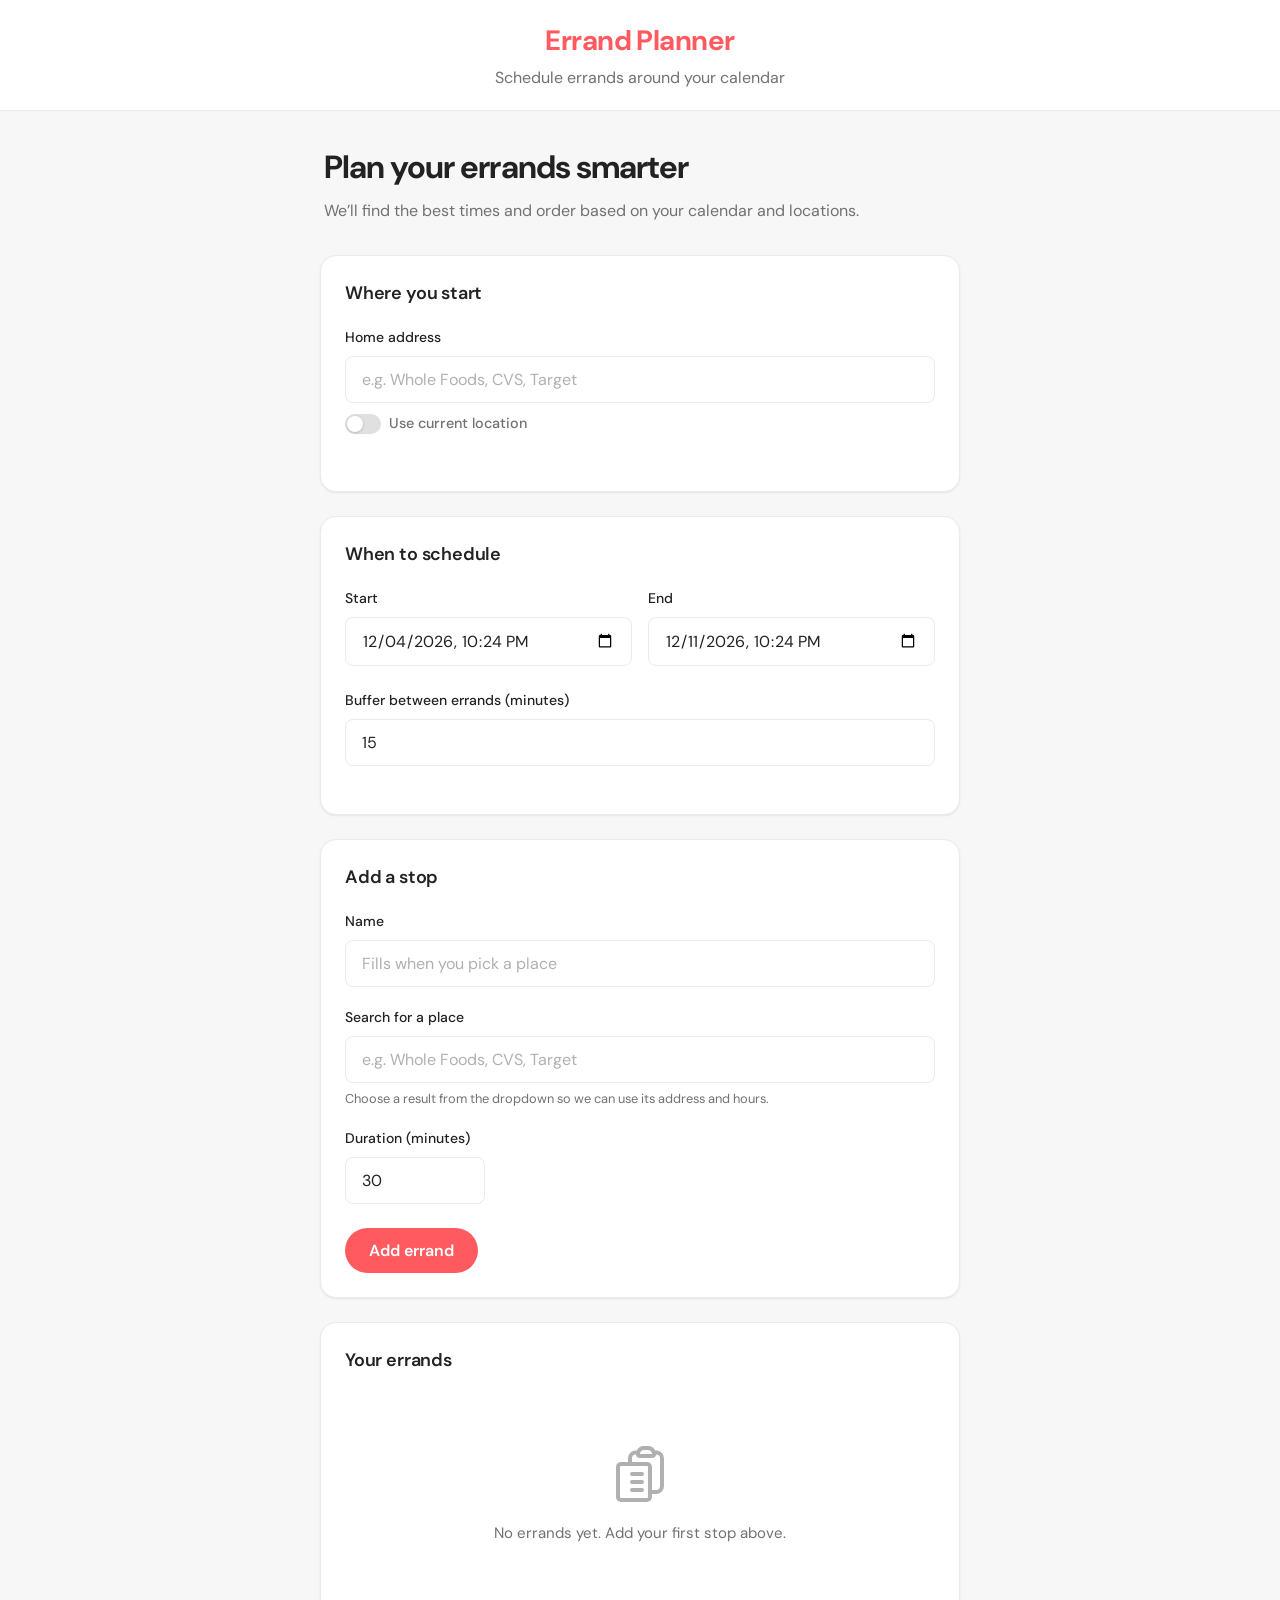
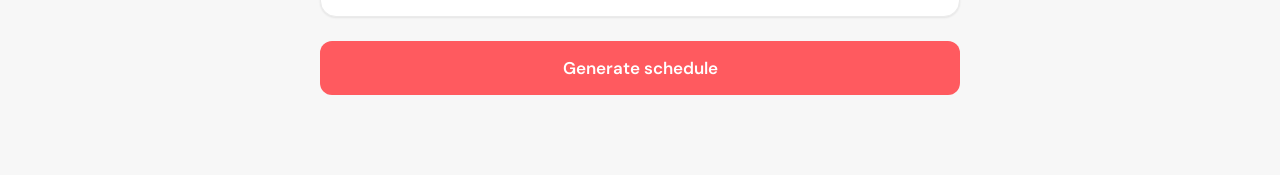
<file: index.html>
<!DOCTYPE html>
<html lang="en">

<head>
    <meta charset="UTF-8">
    <meta name="viewport" content="width=device-width, initial-scale=1.0">
    <title>Errand Planner</title>
    <link rel="preconnect" href="https://fonts.googleapis.com">
    <link rel="preconnect" href="https://fonts.gstatic.com" crossorigin>
    <link href="https://fonts.googleapis.com/css2?family=DM+Sans:ital,opsz,wght@0,9..40,400;0,9..40,500;0,9..40,600;0,9..40,700;1,9..40,400&display=swap" rel="stylesheet">
    <link rel="stylesheet" href="styles.css">
</head>

<body>
    <header class="site-header">
        <div class="header-inner">
            <a href="#" class="logo">Errand Planner</a>
            <p class="tagline">Schedule errands around your calendar</p>
        </div>
    </header>

    <main class="main-content">
        <div class="content-wrapper">
            <!-- Hero / Intro -->
            <section class="hero">
                <h1>Plan your errands smarter</h1>
                <p>We’ll find the best times and order based on your calendar and locations.</p>
            </section>

            <!-- Home Location -->
            <section class="card section">
                <h2 class="section-title">Where you start</h2>
                <div class="form-group">
                    <label for="homeAddress">Home address</label>
                    <input type="text" id="homeAddress" placeholder="Enter your address" class="input">
                    <label class="toggle-row">
                        <input type="checkbox" id="useCurrentLocationCheckbox" class="toggle-row-input" onchange="handleUseCurrentLocationChange(this)">
                        <span class="toggle-row-control"></span>
                        <span class="toggle-row-label">Use current location</span>
                    </label>
                </div>
            </section>

            <!-- Schedule Settings -->
            <section class="card section">
                <h2 class="section-title">When to schedule</h2>
                <div class="form-row form-row-2">
                    <div class="form-group">
                        <label for="startDate">Start</label>
                        <input type="datetime-local" id="startDate" class="input">
                    </div>
                    <div class="form-group">
                        <label for="endDate">End</label>
                        <input type="datetime-local" id="endDate" class="input">
                    </div>
                </div>
                <div class="form-group">
                    <label for="bufferTime">Buffer between errands (minutes)</label>
                    <input type="number" id="bufferTime" value="15" min="0" max="60" class="input">
                </div>
            </section>

            <!-- Add Errand -->
            <section class="card section">
                <h2 class="section-title">Add a stop</h2>
                <div class="form-group">
                    <label for="errandName">Name</label>
                    <input type="text" id="errandName" placeholder="Fills when you pick a place" class="input">
                </div>
                <div class="form-group">
                    <label for="errandAddress">Search for a place</label>
                    <input type="text" id="errandAddress" placeholder="e.g. Whole Foods, CVS, Target" class="input">
                    <p class="input-hint">Choose a result from the dropdown so we can use its address and hours.</p>
                </div>
                <div class="form-group form-group-narrow">
                    <label for="errandDuration">Duration (minutes)</label>
                    <input type="number" id="errandDuration" value="30" min="5" max="480" class="input">
                </div>
                <button type="button" class="btn btn-primary" onclick="addErrand()">Add errand</button>
            </section>

            <!-- Errands List -->
            <section class="card section">
                <h2 class="section-title">Your errands</h2>
                <div id="errandsList">
                    <div class="empty-state">
                        <div class="empty-state-icon">
                            <svg xmlns="http://www.w3.org/2000/svg" fill="none" viewBox="0 0 24 24" stroke="currentColor" stroke-width="1.5">
                                <path stroke-linecap="round" stroke-linejoin="round" d="M9 12h3.75M9 15h3.75M9 18h3.75m3 .75H18a2.25 2.25 0 002.25-2.25V6.108c0-1.135-.845-2.098-1.976-2.192a48.424 48.424 0 00-1.123-.08m-5.801 0c-.065.21-.1.433-.1.664 0 .414.336.75.75.75h4.5a.75.75 0 00.75-.75 2.25 2.25 0 00-.1-.664m-5.8 0A2.251 2.251 0 0113.5 2.25H15c1.012 0 1.867.668 2.15 1.586m-5.8 0c-.376.023-.75.05-1.124.08C9.095 4.01 8.25 4.973 8.25 6.108V8.25m0 0H4.875c-.621 0-1.125.504-1.125 1.125v11.25c0 .621.504 1.125 1.125 1.125h9.75c.621 0 1.125-.504 1.125-1.125V9.375c0-.621-.504-1.125-1.125-1.125H8.25z" />
                            </svg>
                        </div>
                        <p>No errands yet. Add your first stop above.</p>
                    </div>
                </div>
            </section>

            <!-- Generate Schedule -->
            <section class="section section-cta">
                <button type="button" class="btn btn-primary btn-large" onclick="generateSchedule()">
                    Generate schedule
                </button>
            </section>

            <!-- Output -->
            <section id="outputSection" class="card output-section" style="display: none;">
                <h2 class="section-title">Your schedule</h2>
                <pre id="scheduleOutput" class="schedule-output"></pre>
            </section>
        </div>
    </main>
    <script src="frontend.js"></script>
</body>

</html>
</file>
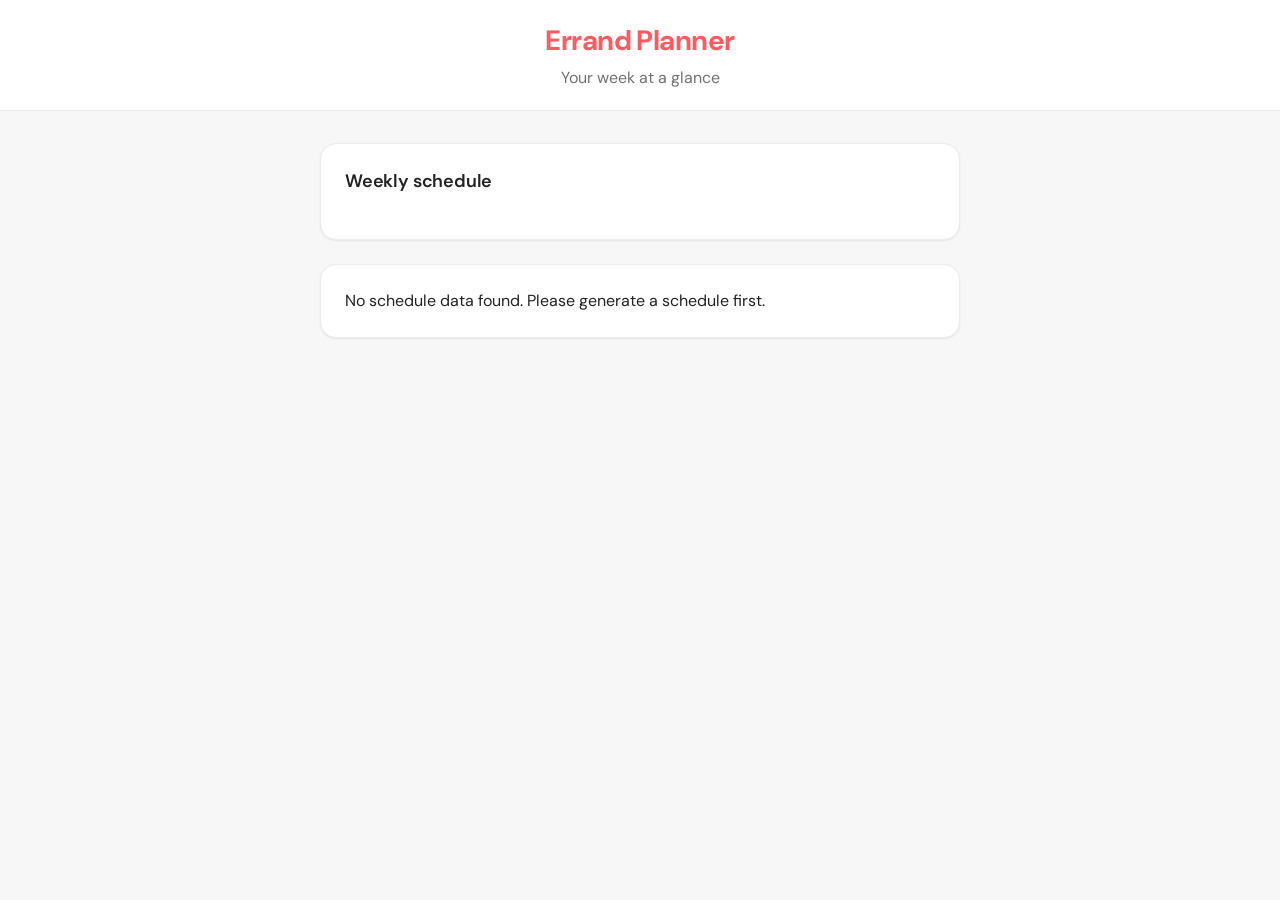
<file: schedule.html>
<!DOCTYPE html>
<html lang="en">

<head>
  <meta charset="UTF-8">
  <meta name="viewport" content="width=device-width, initial-scale=1.0">
  <title>Errand Planner – Schedule</title>
  <link rel="preconnect" href="https://fonts.googleapis.com">
  <link rel="preconnect" href="https://fonts.gstatic.com" crossorigin>
  <link href="https://fonts.googleapis.com/css2?family=DM+Sans:ital,opsz,wght@0,9..40,400;0,9..40,500;0,9..40,600;0,9..40,700;1,9..40,400&display=swap" rel="stylesheet">
  <link rel="stylesheet" href="styles.css">
</head>

<body>
  <header class="site-header">
    <div class="header-inner">
      <a href="index.html" class="logo">Errand Planner</a>
      <p class="tagline">Your week at a glance</p>
    </div>
  </header>

  <main class="main-content">
    <div class="content-wrapper">
      <section class="card section">
        <h2 class="section-title">Weekly schedule</h2>
        <p id="windowSummary" class="input-hint"></p>
      </section>

      <section id="scheduleRoot"></section>
    </div>
  </main>

  <script>
    function parseIsoToLocal(iso) {
      try {
        return new Date(iso);
      } catch {
        return null;
      }
    }

    function pad(n) {
      return String(n).padStart(2, '0');
    }

    function formatTime(dt) {
      let h = dt.getHours();
      const m = pad(dt.getMinutes());
      const suffix = h >= 12 ? 'PM' : 'AM';
      h = h % 12;
      if (h === 0) h = 12;
      return `${h}:${m} ${suffix}`;
    }

    function formatDateLabel(dt) {
      const opts = { weekday: 'short', month: 'short', day: 'numeric' };
      return dt.toLocaleDateString(undefined, opts);
    }

    function buildSchedule() {
      const raw = localStorage.getItem('scheduleData');
      if (!raw) {
        document.getElementById('scheduleRoot').innerHTML = '<div class="card"><p>No schedule data found. Please generate a schedule first.</p></div>';
        return;
      }

      const data = JSON.parse(raw);
      const windowInfo = data.window || {};
      const scheduled = data.scheduled_errands || [];
      const events = data.events || [];

      const startWin = parseIsoToLocal(windowInfo.start_date);
      const endWin = parseIsoToLocal(windowInfo.end_date);

      const windowSummary = document.getElementById('windowSummary');
      if (startWin && endWin) {
        windowSummary.textContent = `Showing from ${startWin.toLocaleString()} to ${endWin.toLocaleString()}.`;
      } else {
        windowSummary.textContent = '';
      }

      const byDay = {};

      function addItem(dateKey, item) {
        if (!byDay[dateKey]) byDay[dateKey] = [];
        byDay[dateKey].push(item);
      }

      scheduled.forEach(s => {
        const start = parseIsoToLocal(s.start_time);
        const end = parseIsoToLocal(s.end_time);
        if (!start || !end) return;
        const key = start.toISOString().slice(0, 10);
        addItem(key, {
          type: 'errand',
          name: s.name,
          address: s.address,
          start,
          end
        });
      });

      events.forEach(ev => {
        const startObj = ev.start || {};
        const endObj = ev.end || {};
        const startIso = startObj.dateTime || startObj.date;
        const endIso = endObj.dateTime || endObj.date;
        if (!startIso || !endIso) return;

        const start = parseIsoToLocal(startIso);
        const end = parseIsoToLocal(endIso);
        if (!start || !end) return;

        const key = start.toISOString().slice(0, 10);
        addItem(key, {
          type: 'event',
          name: ev.summary || '(Busy)',
          start,
          end
        });
      });

      const keys = Object.keys(byDay).sort();
      const root = document.getElementById('scheduleRoot');

      if (keys.length === 0) {
        root.innerHTML = '<div class="card"><p>No errands or events in this window.</p></div>';
        return;
      }

      root.innerHTML = keys.map(dateKey => {
        const dayItems = byDay[dateKey].sort((a, b) => a.start - b.start);
        const dayDate = parseIsoToLocal(dateKey + 'T00:00:00');
        const label = dayDate ? formatDateLabel(dayDate) : dateKey;

        const itemsHtml = dayItems.map(item => {
          const time = `${formatTime(item.start)} – ${formatTime(item.end)}`;
          const kindLabel = item.type === 'errand' ? 'Errand' : 'Calendar';
          const badgeClass = item.type === 'errand' ? 'badge-errand' : 'badge-event';
          const secondary = item.type === 'errand' && item.address ? `<div class="schedule-item-secondary">${item.address}</div>` : '';

          return `
            <div class="schedule-item">
              <div class="schedule-item-time">${time}</div>
              <div class="schedule-item-main">
                <span class="schedule-item-badge ${badgeClass}">${kindLabel}</span>
                <span class="schedule-item-title">${item.name}</span>
                ${secondary}
              </div>
            </div>
          `;
        }).join('');

        return `
          <section class="card section">
            <h3 class="schedule-day-title">${label}</h3>
            <div class="schedule-day-items">
              ${itemsHtml}
            </div>
          </section>
        `;
      }).join('');
    }

    document.addEventListener('DOMContentLoaded', buildSchedule);
  </script>
</body>

</html>
</file>
<file: styles.css>
/* Airbnb-inspired design system */
:root {
  --color-text: #222222;
  --color-text-secondary: #717171;
  --color-text-muted: #b0b0b0;
  --color-primary: #FF5A5F;
  --color-primary-hover: #E04B50;
  --color-primary-light: #FFF8F6;
  --color-border: #EBEBEB;
  --color-border-focus: #222222;
  --color-bg: #FFFFFF;
  --color-bg-page: #F7F7F7;
  --color-bg-card: #FFFFFF;
  --color-shadow: rgba(0, 0, 0, 0.08);
  --color-shadow-hover: rgba(0, 0, 0, 0.12);
  --radius-sm: 8px;
  --radius-md: 12px;
  --radius-lg: 16px;
  --radius-xl: 24px;
  --radius-full: 50px;
  --font-sans: 'DM Sans', -apple-system, BlinkMacSystemFont, sans-serif;
}

* {
  margin: 0;
  padding: 0;
  box-sizing: border-box;
}

body {
  font-family: var(--font-sans);
  background: var(--color-bg-page);
  color: var(--color-text);
  min-height: 100vh;
  line-height: 1.5;
  -webkit-font-smoothing: antialiased;
}

/* Header */
.site-header {
  background: var(--color-bg);
  border-bottom: 1px solid var(--color-border);
  padding: 20px 24px;
}

.header-inner {
  max-width: 1120px;
  margin: 0 auto;
  text-align: center;
}

.logo {
  font-size: 1.75rem;
  font-weight: 700;
  color: var(--color-primary);
  text-decoration: none;
  letter-spacing: -0.02em;
  display: inline-block;
}

.tagline {
  font-size: 1rem;
  color: var(--color-text-secondary);
  margin-top: 4px;
}

/* Main content */
.main-content {
  padding: 32px 24px 48px;
}

.content-wrapper {
  max-width: 640px;
  margin: 0 auto;
}

/* Hero */
.hero {
  margin-bottom: 32px;
  padding: 0 4px;
}

.hero h1 {
  font-size: 2rem;
  font-weight: 700;
  letter-spacing: -0.03em;
  color: var(--color-text);
  margin-bottom: 8px;
}

.hero p {
  font-size: 1rem;
  color: var(--color-text-secondary);
}

/* Cards & sections */
.card {
  background: var(--color-bg-card);
  border-radius: var(--radius-lg);
  border: 1px solid var(--color-border);
  box-shadow: 0 1px 2px var(--color-shadow);
  padding: 24px;
  margin-bottom: 24px;
}

.section-title {
  font-size: 1.125rem;
  font-weight: 600;
  color: var(--color-text);
  margin-bottom: 20px;
  letter-spacing: -0.01em;
}

/* Form */
.form-group {
  margin-bottom: 20px;
}

.form-group:last-of-type {
  margin-bottom: 24px;
}

.form-row {
  display: grid;
  gap: 16px;
}

.form-row-2 {
  grid-template-columns: 1fr 1fr;
}

@media (max-width: 520px) {
  .form-row-2 {
    grid-template-columns: 1fr;
  }
}

.form-group-narrow {
  max-width: 140px;
}

label {
  display: block;
  font-size: 0.875rem;
  font-weight: 500;
  color: var(--color-text);
  margin-bottom: 8px;
}

.input {
  width: 100%;
  padding: 12px 16px;
  font-family: var(--font-sans);
  font-size: 1rem;
  color: var(--color-text);
  background: var(--color-bg);
  border: 1px solid var(--color-border);
  border-radius: var(--radius-sm);
  transition: border-color 0.15s ease, box-shadow 0.15s ease;
}

.input::placeholder {
  color: var(--color-text-muted);
}

.input:hover {
  border-color: var(--color-text-muted);
}

.input:focus {
  outline: none;
  border-color: var(--color-border-focus);
  box-shadow: 0 0 0 2px rgba(34, 34, 34, 0.15);
}

.input-sm {
  padding: 8px 12px;
  font-size: 0.875rem;
}

.input-hint {
  font-size: 0.8rem;
  color: var(--color-text-secondary);
  margin-top: 6px;
}

/* Toggle row (e.g. use current location) */
.toggle-row {
  display: inline-flex;
  align-items: center;
  gap: 8px;
  margin-top: 10px;
  cursor: pointer;
  font-size: 0.9rem;
  color: var(--color-text-secondary);
}

.toggle-row-input {
  position: absolute;
  opacity: 0;
  pointer-events: none;
}

.toggle-row-control {
  width: 36px;
  height: 20px;
  border-radius: 999px;
  background: #e0e0e0;
  position: relative;
  transition: background-color 0.2s ease;
}

.toggle-row-control::before {
  content: '';
  position: absolute;
  top: 2px;
  left: 2px;
  width: 16px;
  height: 16px;
  border-radius: 50%;
  background: #ffffff;
  box-shadow: 0 1px 3px rgba(0, 0, 0, 0.2);
  transition: transform 0.2s ease;
}

.toggle-row-input:checked + .toggle-row-control {
  background: var(--color-primary);
}

.toggle-row-input:checked + .toggle-row-control::before {
  transform: translateX(16px);
}

.toggle-row-label {
  user-select: none;
}

/* Hours grid */
.hours-grid {
  display: grid;
  grid-template-columns: repeat(auto-fill, minmax(140px, 1fr));
  gap: 12px;
}

.hours-item {
  display: flex;
  align-items: center;
  gap: 8px;
}

.hours-item label {
  margin: 0;
  min-width: 32px;
  font-weight: 500;
  font-size: 0.8rem;
}

.hours-item .input {
  flex: 1;
  min-width: 0;
}

/* Buttons */
.btn {
  font-family: var(--font-sans);
  font-size: 1rem;
  font-weight: 600;
  cursor: pointer;
  border: none;
  border-radius: var(--radius-full);
  transition: background-color 0.2s ease, transform 0.15s ease;
}

.btn-primary {
  background: var(--color-primary);
  color: white;
  padding: 12px 24px;
}

.btn-primary:hover {
  background: var(--color-primary-hover);
}

.btn-primary:active {
  transform: scale(0.98);
}

.btn-large {
  width: 100%;
  padding: 16px 24px;
  font-size: 1.0625rem;
}

/* Errand cards */
.errand-card {
  background: var(--color-bg-page);
  border: 1px solid var(--color-border);
  border-radius: var(--radius-md);
  padding: 20px;
  margin-bottom: 12px;
  transition: box-shadow 0.2s ease, border-color 0.2s ease;
}

.errand-card:hover {
  border-color: var(--color-text-muted);
  box-shadow: 0 2px 8px var(--color-shadow);
}

.errand-card:last-child {
  margin-bottom: 0;
}

.errand-header {
  display: flex;
  justify-content: space-between;
  align-items: flex-start;
  gap: 12px;
  margin-bottom: 12px;
}

.errand-header h3 {
  font-size: 1rem;
  font-weight: 600;
  color: var(--color-text);
}

.errand-details {
  font-size: 0.875rem;
  color: var(--color-text-secondary);
  line-height: 1.6;
}

.errand-details p {
  margin-bottom: 4px;
}

.errand-details p:last-child {
  margin-bottom: 0;
}

.btn-remove {
  background: transparent;
  color: var(--color-text-secondary);
  font-size: 0.875rem;
  font-weight: 600;
  padding: 8px 12px;
  border-radius: var(--radius-full);
  flex-shrink: 0;
}

.btn-remove:hover {
  background: var(--color-primary-light);
  color: var(--color-primary);
}

/* Empty state */
.empty-state {
  text-align: center;
  padding: 48px 24px;
  color: var(--color-text-secondary);
}

.empty-state-icon {
  width: 64px;
  height: 64px;
  margin: 0 auto 16px;
  color: var(--color-text-muted);
}

.empty-state-icon svg {
  width: 100%;
  height: 100%;
}

.empty-state p {
  font-size: 0.9375rem;
}

/* CTA section */
.section-cta {
  margin-bottom: 32px;
}

.section-cta .btn-large {
  border-radius: var(--radius-md);
}

/* Output section */
.output-section {
  margin-top: 8px;
}

.schedule-output {
  background: var(--color-bg-page);
  border-radius: var(--radius-sm);
  padding: 20px;
  font-size: 0.875rem;
  line-height: 1.7;
  overflow-x: auto;
  font-family: var(--font-sans);
  color: var(--color-text);
  border: 1px solid var(--color-border);
}

/* Weekly schedule view */
.schedule-day-title {
  font-size: 1rem;
  font-weight: 600;
  margin-bottom: 12px;
}

.schedule-day-items {
  display: flex;
  flex-direction: column;
  gap: 8px;
}

.schedule-item {
  display: flex;
  gap: 12px;
  align-items: flex-start;
  padding: 10px 0;
  border-top: 1px solid var(--color-border);
}

.schedule-day-items .schedule-item:first-child {
  border-top: none;
}

.schedule-item-time {
  width: 72px;
  font-size: 0.8rem;
  color: var(--color-text-secondary);
}

.schedule-item-main {
  flex: 1;
}

.schedule-item-title {
  font-size: 0.9rem;
  font-weight: 500;
}

.schedule-item-secondary {
  font-size: 0.8rem;
  color: var(--color-text-secondary);
  margin-top: 2px;
}

.schedule-item-badge {
  display: inline-block;
  font-size: 0.7rem;
  text-transform: uppercase;
  letter-spacing: 0.04em;
  padding: 2px 8px;
  border-radius: 999px;
  margin-right: 6px;
}

.badge-errand {
  background: var(--color-primary-light);
  color: var(--color-primary);
}

.badge-event {
  background: #e3f2fd;
  color: #1565c0;
}

/* Autocomplete dropdown (used by JS) */
#suggestions-dropdown {
  position: absolute;
  background: var(--color-bg);
  border: 1px solid var(--color-border);
  border-radius: var(--radius-md);
  box-shadow: 0 8px 28px var(--color-shadow-hover);
  max-height: 320px;
  overflow-y: auto;
  z-index: 1000;
  width: 100%;
  margin-top: 6px;
}

.suggestion-item {
  padding: 14px 16px;
  cursor: pointer;
  border-bottom: 1px solid var(--color-border);
  font-size: 0.9375rem;
  transition: background-color 0.1s ease;
}

.suggestion-item:last-child {
  border-bottom: none;
}

.suggestion-item:hover,
.suggestion-item.suggestion-item--active {
  background: var(--color-bg-page);
}

.suggestion-item.suggestion-item--active {
  outline: 2px solid var(--color-text);
  outline-offset: -2px;
}

.suggestion-item .suggestion-name {
  font-weight: 600;
  color: var(--color-text);
  margin-bottom: 4px;
}

.suggestion-item .suggestion-address {
  color: var(--color-text-secondary);
  font-size: 0.875rem;
}

.suggestion-item .suggestion-rating {
  color: var(--color-text-muted);
  font-size: 0.8rem;
  margin-top: 4px;
}

.input-success {
  border-color: #00A699 !important;
  box-shadow: 0 0 0 2px rgba(0, 166, 153, 0.2);
}
</file>
